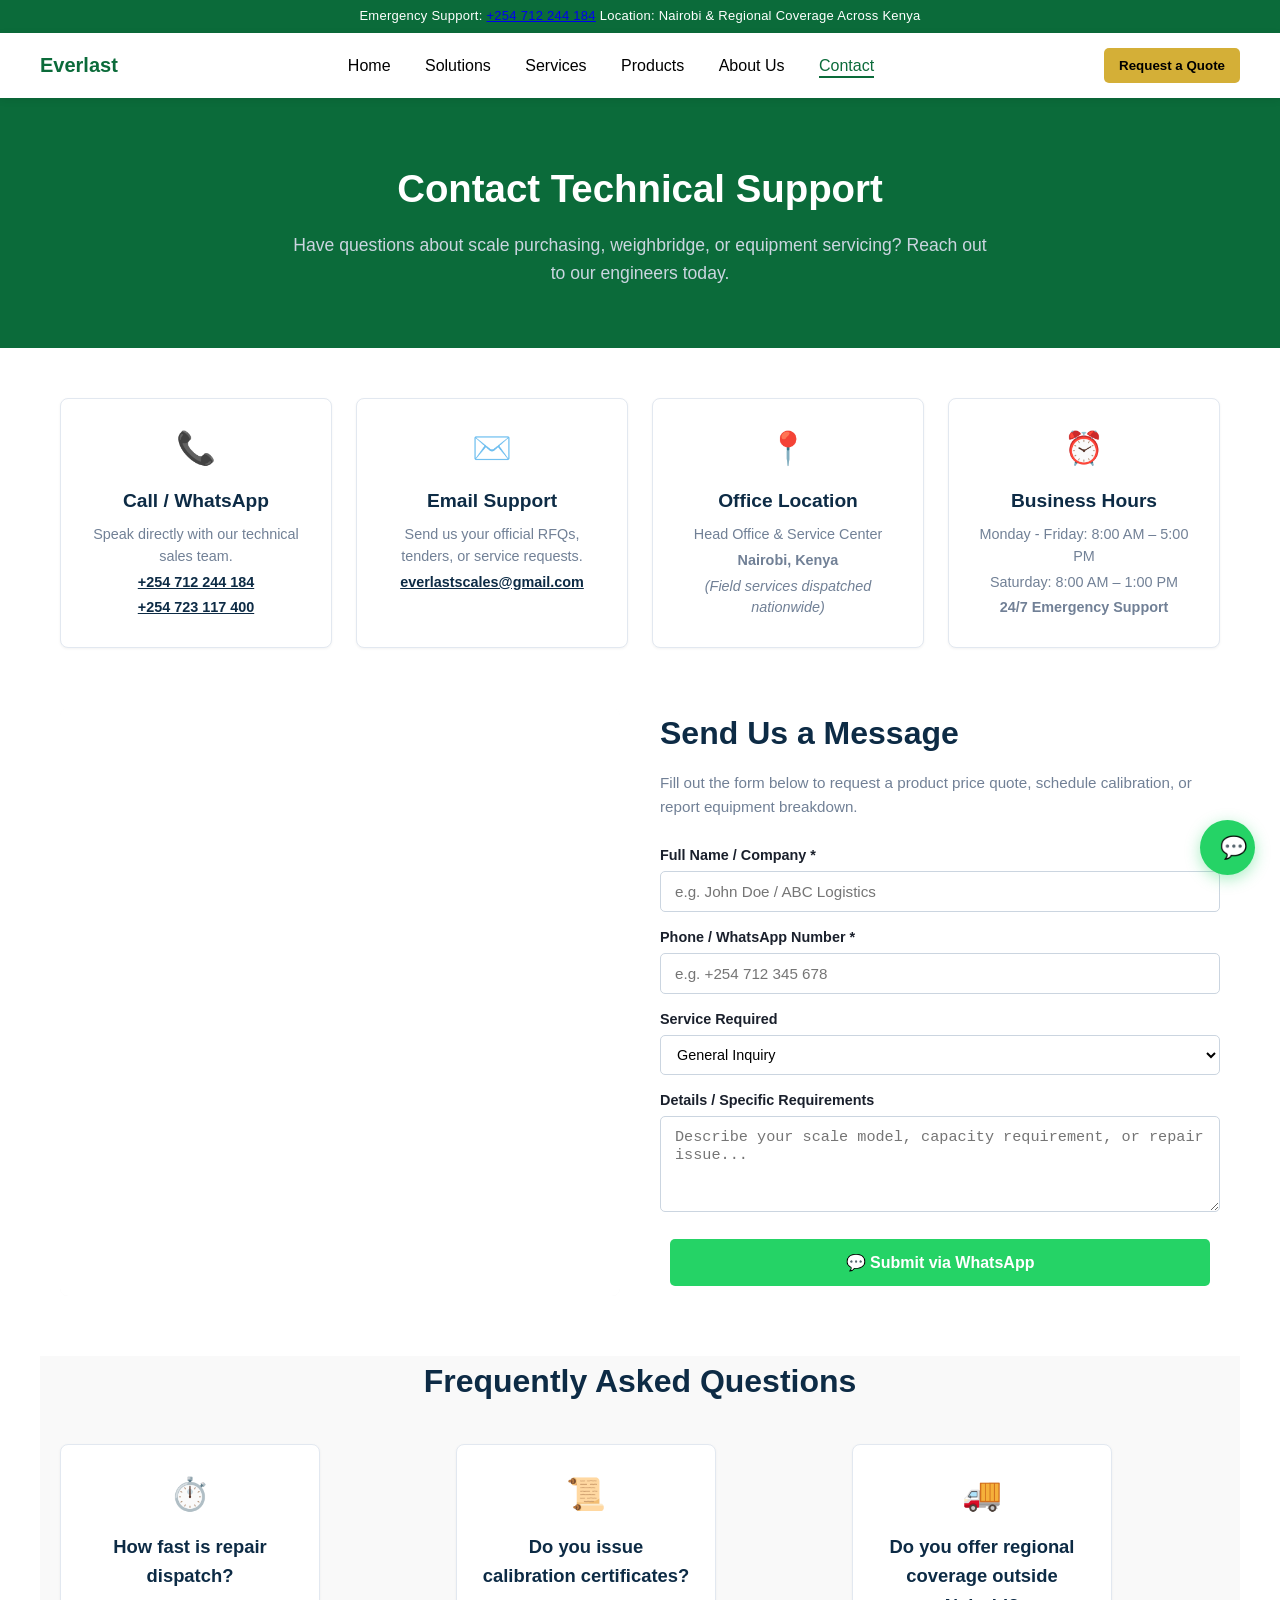
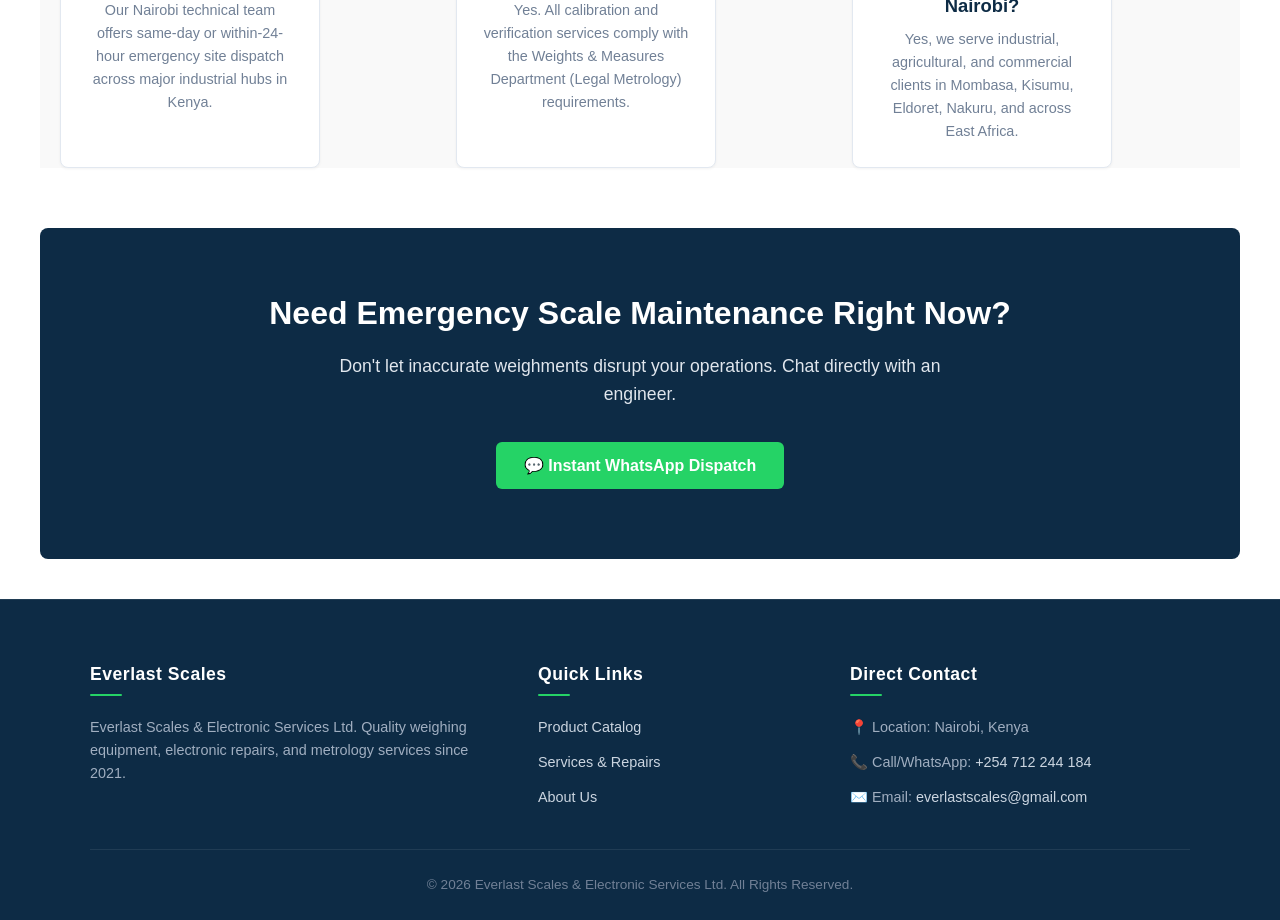
<file: contact.html>
<!DOCTYPE html>
<html lang="en">

<head>
  <meta charset="UTF-8">
  <meta name="viewport" content="width=device-width, initial-scale=1.0">
  
  <!-- SEO Meta Tags -->
  <title>Contact Us | Everlast Scales & Electronic Services Ltd</title>
  <meta name="description" content="Get in touch with Everlast Scales in Nairobi, Kenya. Contact us for scale supply, weighbridge installation, calibration, emergency repairs, and quotes.">
  <meta property="og:title" content="Contact Everlast Scales | Scale Supply & Metrology Services">
  <meta property="og:description" content="Reach our technical support team for scale repairs, weighbridges, and legal metrology calibration across Kenya.">
  <meta property="og:type" content="website">

  <link rel="stylesheet" href="style.css">
</head>

<body class="contact-page">
  
  <!-- Utility Bar -->
  <aside class="utility-bar" aria-label="Quick contact details">
      <span>Emergency Support: <a href="tel:+254712244184">+254 712 244 184</a></span>
      <span>Location: Nairobi & Regional Coverage Across Kenya</span>
  </aside>

  <!-- Header -->
  <header class="header">
     <div class="logo">Everlast</div>

      <nav class="nav" id="navMenu" aria-label="Main Navigation">
          <a href="index.html">Home</a>
          <a href="solutions.html">Solutions</a>
          <a href="services.html">Services</a>
          <a href="products.html">Products</a>
          <a href="about.html">About Us</a>
          <a href="contact.html" class="active">Contact</a>
      </nav>

      <button class="cta-btn" onclick="window.location.href='solutions.html'">Request a Quote</button>
      <button class="menu-toggle" onclick="toggleMenu()" aria-label="Toggle Navigation Menu">☰</button>
  </header>
  
  <main id="main-content">

      <!-- Page Hero -->
      <section class="page-hero">
          <h1>Contact Technical Support</h1>
          <p>Have questions about scale purchasing, weighbridge, or equipment servicing? Reach out to our engineers today.</p>
      </section>

      <!-- Contact Info Cards Grid -->
      <section class="industries">
          <div class="cards">
              <div class="card">
                  <div class="card-icon" aria-hidden="true">📞</div>
                  <h4>Call / WhatsApp</h4>
                  <p>Speak directly with our technical sales team.</p>
                  <p><strong><a href="https://wa.me/254712244184">+254 712 244 184</a></strong></p>
                  <p><strong><a href="https://wa.me/254723117400">+254 723 117 400</a></strong></p>
              </div>

              <div class="card">
                  <div class="card-icon" aria-hidden="true">✉️</div>
                  <h4>Email Support</h4>
                  <p>Send us your official RFQs, tenders, or service requests.</p>
                  <p><strong><a href="mailto:everlastscales@gmail.com">everlastscales@gmail.com</a></strong></p>
              </div>

              <div class="card">
                  <div class="card-icon" aria-hidden="true">📍</div>
                  <h4>Office Location</h4>
                  <p>Head Office & Service Center</p>
                  <p><strong>Nairobi, Kenya</strong></p>
                  <p><em>(Field services dispatched nationwide)</em></p>
              </div>

              <div class="card">
                  <div class="card-icon" aria-hidden="true">⏰</div>
                  <h4>Business Hours</h4>
                  <p>Monday - Friday: 8:00 AM – 5:00 PM</p>
                  <p>Saturday: 8:00 AM – 1:00 PM</p>
                  <p><strong>24/7 Emergency Support</strong></p>
              </div>
          </div>
      </section>

      <!-- Contact Form & Map Section (Image/Map Left, Content Right layout) -->
      <section class="philosophy">
          
          <!-- Left: Map / Location Embed -->
          <div class="left">
              <div style="width: 100%; height: 100%; min-height: 380px; border-radius: 8px; overflow: hidden;">
                  <iframe 
                      title="Everlast Scales Location Map" 
                      src="https://www.google.com/maps/embed?pb=!1m18!1m12!1m3!1d255281.1903628766!2d36.70730723820253!3d-1.2863891880854492!2m3!1f0!2f0!3f0!3m2!1i1024!2i768!4f13.1!3m3!1m2!1s0x182f1172d84d49a7%3A0xf7cf0254b297924c!2sNairobi!5e0!3m2!1sen!2ske!4v1700000000000!5m2!1sen!2ske" 
                      width="100%" 
                      height="100%" 
                      style="border:0; min-height: 380px;" 
                      allowfullscreen="" 
                      loading="lazy" 
                      referrerpolicy="no-referrer-when-downgrade">
                  </iframe>
              </div>
          </div>

          <!-- Right: Interactive Contact / Quote Request Form -->
          <div class="right">
              <h2>Send Us a Message</h2>
              <p>Fill out the form below to request a product price quote, schedule calibration, or report equipment breakdown.</p>
              
              <form class="contact-form modal-form" style="display: flex; flex-direction: column; gap: 14px; width: 100%;">
                  <div>
                      <label for="contact-name" style="font-size: 0.9rem; font-weight: 600; display: block; margin-bottom: 4px;">Full Name / Company *</label>
                      <input type="text" id="contact-name" name="name" placeholder="e.g. John Doe / ABC Logistics" required>
                  </div>

                  <div>
                      <label for="contact-phone" style="font-size: 0.9rem; font-weight: 600; display: block; margin-bottom: 4px;">Phone / WhatsApp Number *</label>
                      <input type="tel" id="contact-phone" name="phone" placeholder="e.g. +254 712 345 678" required>
                  </div>

                  <div>
                      <label for="contact-service" style="font-size: 0.9rem; font-weight: 600; display: block; margin-bottom: 4px;">Service Required</label>
                      <select id="contact-service" name="service" style="width: 100%; padding: 10px 12px; font-size: 0.9rem; border: 1px solid #cbd5e0; border-radius: 5px;">
                          <option value="General Inquiry">General Inquiry</option>
                          <option value="Weighbridge Supply & Installation">Weighbridge Supply & Installation</option>
                          <option value="Scale Calibration & Verification">Scale Calibration & Verification</option>
                          <option value="Scale Maintenance & Repair">Scale Maintenance & Repair</option>
                          <option value="Commercial Scale Purchase">Commercial Scale Purchase</option>
                      </select>
                  </div>

                  <div>
                      <label for="contact-message" style="font-size: 0.9rem; font-weight: 600; display: block; margin-bottom: 4px;">Details / Specific Requirements</label>
                      <textarea id="contact-message" name="message" rows="4" placeholder="Describe your scale model, capacity requirement, or repair issue..."></textarea>
                  </div>

                  <button type="submit" class="primary" style="margin-top: 6px;">💬 Submit via WhatsApp</button>
              </form>
          </div>
      </section>

      <!-- Frequently Asked Questions -->
      <section class="services">
          <h2>Frequently Asked Questions</h2>
          <div class="services-grid">
              <div class="service-item">
                  <div class="service-icon" aria-hidden="true">⏱️</div>
                  <h4>How fast is repair dispatch?</h4>
                  <p>Our Nairobi technical team offers same-day or within-24-hour emergency site dispatch across major industrial hubs in Kenya.</p>
              </div>

              <div class="service-item">
                  <div class="service-icon" aria-hidden="true">📜</div>
                  <h4>Do you issue calibration certificates?</h4>
                  <p>Yes. All calibration and verification services comply with the Weights & Measures Department (Legal Metrology) requirements.</p>
              </div>

              <div class="service-item">
                  <div class="service-icon" aria-hidden="true">🚚</div>
                  <h4>Do you offer regional coverage outside Nairobi?</h4>
                  <p>Yes, we serve industrial, agricultural, and commercial clients in Mombasa, Kisumu, Eldoret, Nakuru, and across East Africa.</p>
              </div>
          </div>
      </section>

      <!-- Call to Action Banner -->
      <section class="cta" id="contact">
          <h2>Need Emergency Scale Maintenance Right Now?</h2>
          <p>Don't let inaccurate weighments disrupt your operations. Chat directly with an engineer.</p>
          <button class="primary" onclick="openWhatsAppGeneral('Hello Everlast, I need emergency technical assistance with my scale.')">💬 Instant WhatsApp Dispatch</button>
      </section>

  </main>

  <!-- Footer -->
  <footer class="footer">
      <div class="footer-columns">

          <div>
              <h4>Everlast Scales</h4>
              <p>Everlast Scales & Electronic Services Ltd. Quality weighing equipment, electronic repairs, and metrology services since 2021.</p>
          </div>

          <div>
              <h4>Quick Links</h4>
              <p><a href="solutions.html">Product Catalog</a></p>
              <p><a href="services.html">Services & Repairs</a></p>
              <p><a href="about.html">About Us</a></p>
          </div>

          <div>
              <h4>Direct Contact</h4>
              <p>📍 Location: Nairobi, Kenya</p>
              <p>📞 Call/WhatsApp: <a href="https://wa.me/254712244184">+254 712 244 184</a></p>
              <p>✉️ Email: <a href="mailto:everlastscales@gmail.com">everlastscales@gmail.com</a></p>
          </div>

      </div>

      <div class="bottom-bar">
          © 2026 Everlast Scales & Electronic Services Ltd. All Rights Reserved.
      </div>
  </footer>

  <!-- Floating WhatsApp Action Button -->
  <button class="whatsapp-float" onclick="openWhatsAppGeneral()" aria-label="Chat with Everlast Scales on WhatsApp">💬</button>

  <!-- Shared Application Logic -->
  <script src="main.js"></script>
</body>

</html>
</file>
<file: style.css>
/* ==========================================================================
   1. VARIABLES & GLOBAL RESET
   ========================================================================== */
:root {
    --green: #0B6B3A;
    --dark-green: #084d2a;
    --navy: #0d2b45;
    --gold: #D4AF37;
    --whatsapp-green: #25d366;
    --whatsapp-hover: #1ebc57;
    --light: #f9f9f9;
    --text: #333333;
    --text-muted: #718096;
    --border-color: #e2e8f0;
}

* {
    margin: 0;
    padding: 0;
    box-sizing: border-box;
}

body {
    font-family: 'Segoe UI', sans-serif;
    color: var(--text);
    line-height: 1.6;
}

section {
    padding: 60px 20px;
}

hr {
    border: none;
    border-top: 1px solid #eee;
    margin: 15px 0;
}

blockquote {
    border-left: 4px solid var(--green);
    padding: 10px 20px;
    margin: 20px 0;
    font-style: italic;
    color: #555;
    background: var(--light);
    border-radius: 0 8px 8px 0;
}

/* ==========================================================================
   2. BUTTONS & UI ELEMENTS
   ========================================================================== */
button {
    padding: 10px 20px;
    background: var(--gold);
    border: none;
    cursor: pointer;
    border-radius: 5px;
    font-weight: 600;
}

.primary {
    background: var(--green);
    color: white;
    padding: 12px 20px;
    border: none;
    margin: 10px;
    border-radius: 5px;
}

.cta-btn {
    background: var(--gold);
    padding: 10px 15px;
    border: none;
    cursor: pointer;
    border-radius: 5px;
    font-weight: 600;
}

/* WhatsApp Floating Button */
.whatsapp-float {
    position: fixed;
    bottom: 25px;
    right: 25px;
    background: var(--whatsapp-green);
    color: white;
    border: none;
    width: 55px;
    height: 55px;
    border-radius: 50%;
    font-size: 22px;
    cursor: pointer;
    box-shadow: 0 4px 15px rgba(37, 211, 102, 0.4);
    z-index: 500;
    transition: transform 0.2s, box-shadow 0.2s;
}

.whatsapp-float:hover {
    transform: scale(1.1);
    box-shadow: 0 6px 20px rgba(37, 211, 102, 0.5);
}

/* ==========================================================================
   3. UTILITY & TRUST BARS
   ========================================================================== */
.utility-bar {
    background: var(--green);
    color: white;
    text-align: center;
    padding: 6px 20px;
    font-size: 13px;
    letter-spacing: 0.02em;
}

.trust-bar {
    background-color: #eef9f2;
    border-bottom: 1px solid #d1ebd9;
    display: flex;
    justify-content: center;
    gap: 40px;
    padding: 12px 5%;
    font-size: 0.9rem;
    color: #1e7e44;
    font-weight: 600;
    flex-wrap: wrap;
}

.trust-item {
    display: flex;
    align-items: center;
    gap: 6px;
}

/* ==========================================================================
   4. HEADER & NAVIGATION
   ========================================================================== */
.header {
    display: flex;
    justify-content: space-between;
    align-items: center;
    padding: 15px 40px;
    background: white;
    position: sticky;
    top: 0;
    z-index: 100;
    box-shadow: 0 2px 8px rgba(0,0,0,0.08);
}

.logo {
    font-weight: bold;
    font-size: 20px;
    color: var(--green);
}

.logo img {
    width: 100%;
    height: 40px;
    object-fit: cover;
    border-radius: 2px;
    margin-bottom: 5px;
}

.nav a {
    margin: 0 15px;
    text-decoration: none;
    color: black;
    font-weight: 500;
}

.nav a:hover,
.nav a.active {
    color: var(--green);
    border-bottom: 2px solid var(--green);
    padding-bottom: 2px;
}

.menu-toggle {
    display: none;
    font-size: 22px;
    cursor: pointer;
}

/* ==========================================================================
   5. HERO SECTIONS
   ========================================================================== */
.hero {
    position: relative;
    height: 500px;
    display: flex;
    align-items: center;
    justify-content: center;
    text-align: center;
    color: white;
    background: url('assets/hero.jpg') center/cover no-repeat;
}

.hero::before {
    content: "";
    position: absolute;
    inset: 0;
    background: rgba(0,0,0,0.5);
}

.hero-content {
    position: relative;
    z-index: 1;
    max-width: 700px;
}

.hero h1 {
    font-size: 2.5rem;
    margin-bottom: 15px;
    color: white;
}

.page-hero {
    text-align: center;
    padding: 50px 20px;
    background: var(--green);
    color: white;
}

.page-hero h1 {
    font-size: 2rem;
    margin-bottom: 10px;
}

/* ==========================================================================
   6. HOMEPAGE COMPONENTS (Pillars, Industries, Philosophy, Services, Testimonials)
   ========================================================================== */
/* Pillars */
.pillars {
    display: flex;
    justify-content: space-around;
    align-items: flex-start;
    text-align: center;
    background: var(--light);
    gap: 30px;
    padding: 50px 40px;
}

.pillars div {
    max-width: 250px;
}

.pillar-icon {
    font-size: 2rem;
    margin-bottom: 10px;
}

.pillars h3 {
    color: var(--green);
    margin-bottom: 6px;
}

/* Industries / Cards */
.industries {
    padding: 60px 40px;
    text-align: center;
}

.industries h2 {
    margin-bottom: 30px;
    font-size: 1.6rem;
}

.cards {
    display: flex;
    gap: 20px;
    justify-content: center;
}

.card {
    padding: 30px;
    background: #eee;
    border-radius: 10px;
    transition: transform 0.3s ease, box-shadow 0.3s ease;
    cursor: pointer;
}

.card:hover {
    transform: translateY(-5px);
}

.card-icon {
    font-size: 2rem;
    margin-bottom: 10px;
}

.card h4 {
    color: var(--green);
    margin-bottom: 6px;
}

.card p {
    font-size: 14px;
    color: #666;
}

/* Philosophy */
.philosophy {
    display: flex;
    align-items: center;
    gap: 30px;
}

.philosophy .left {
    width: 50%;
}

.philosophy .left img {
    width: 100%;
    max-width: 400px;
    border-radius: 10px;
    object-fit: cover;
    box-shadow: 0 10px 25px rgba(0,0,0,0.2);
}

.philosophy .right {
    flex: 1;
}

/* Services Grid */
.services {
    background: var(--light);
    padding: 60px 40px;
    text-align: center;
}

.services h2 {
    margin-bottom: 30px;
    font-size: 1.6rem;
}

.services-grid {
    display: flex;
    justify-content: center;
    gap: 30px;
    flex-wrap: wrap;
}

.service-item {
    background: white;
    border-radius: 10px;
    padding: 30px 25px;
    max-width: 260px;
    box-shadow: 0 4px 16px rgba(0,0,0,0.07);
    transition: transform 0.25s;
}

.service-item:hover {
    transform: translateY(-5px);
}

.service-icon {
    font-size: 2rem;
    margin-bottom: 12px;
}

.service-item h4 {
    color: var(--green);
    margin-bottom: 8px;
}

.service-item p {
    font-size: 14px;
    color: #666;
}

/* Testimonials */
.testimonials {
    background: var(--light);
    text-align: center;
}

.testimonial-container {
    display: flex;
    gap: 20px;
    justify-content: center;
    margin-top: 30px;
}

.testimonial {
    background: white;
    padding: 20px;
    border-radius: 10px;
    max-width: 300px;
    box-shadow: 0 5px 20px rgba(0,0,0,0.1);
}

.stars {
    color: gold;
    margin-bottom: 10px;
}

/* ==========================================================================
   7. SOLUTIONS & PRODUCTS PAGE
   ========================================================================== */
.solutions-container {
    display: flex;
    align-items: flex-start;
    padding: 0;
}

/* Sidebar Navigation */
.sidebar {
    width: 220px;
    min-width: 220px;
    padding: 20px;
    border-right: 1px solid #eee;
    position: sticky;
    top: 70px;
    align-self: flex-start;
    transition: transform 0.3s ease, left 0.3s ease;
}

.sidebar h3 {
    margin-bottom: 15px;
    color: var(--green);
    font-size: 1rem;
    text-transform: uppercase;
    letter-spacing: 0.05em;
}

.sidebar ul {
    list-style: none;
    padding: 0;
}

.sidebar ul li {
    padding: 10px 12px;
    cursor: pointer;
    border-radius: 6px;
    margin-bottom: 4px;
    font-size: 14px;
    transition: background 0.2s, color 0.2s;
}

.sidebar ul li:hover {
    background: #f0f0f0;
}

.sidebar ul li.active {
    background: var(--green);
    color: white;
    font-weight: 600;
}

.sidebar.collapsed {
    transform: translateX(-100%);
    position: absolute;
    background: white;
    height: 100%;
    z-index: 10;
    box-shadow: 2px 0 12px rgba(0,0,0,0.1);
}

.main-content {
    flex: 1;
    min-width: 0;
}

/* Search / Filter Bar */
.top-bar {
    display: flex;
    align-items: center;
    gap: 10px;
    padding: 15px 20px;
    border-bottom: 1px solid #eee;
}

.top-bar input {
    flex: 1;
    padding: 10px 15px;
    border: 1px solid #ddd;
    border-radius: 6px;
    font-size: 14px;
}

.top-bar input:focus {
    outline: none;
    border-color: var(--green);
}

.toggle-sidebar {
    background: var(--green);
    color: white;
    border: none;
    padding: 10px 14px;
    border-radius: 6px;
    cursor: pointer;
    font-size: 14px;
    display: none;
}

/* Product Cards Grid */
.product-grid {
    display: grid;
    grid-template-columns: repeat(3, 1fr);
    gap: 20px;
    padding: 20px;
}

.product {
    text-align: center;
    background: white;
    cursor: pointer;
    display: flex;
    flex-direction: column;
    justify-content: space-between;
    border: 1px solid #e0e0e0;
    border-radius: 8px;
    padding: 15px;
    overflow: hidden;
    transition: transform 0.2s ease, box-shadow 0.2s ease;
}

.product:hover {
    transform: translateY(-5px);
    box-shadow: 0 8px 24px rgba(0,0,0,0.12);
}

.product-image-wrapper {
    width: 100%;
    height: 180px;
    display: flex;
    align-items: center;
    justify-content: center;
    background-color: #f9f9f9;
    border-radius: 6px;
    margin-bottom: 12px;
    overflow: hidden;
}

.product img {
    border-radius: 8px;
    margin-bottom: 10px;
    max-width: 100%;
    max-height: 100%;
    width: auto;
    height: auto;
    object-fit: contain;
    display: block;
}

.product h4 {
    margin: 10px 0 5px;
    color: var(--green);
}

.product p {
    font-size: 14px;
    color: #555;
}

/* Modal Popup & Forms */
.modal {
    display: none;
    position: fixed;
    inset: 0;
    background: rgba(0,0,0,0.6);
    z-index: 999;
    justify-content: center;
    align-items: flex-start;
    overflow-y: auto;
    padding: 40px 20px;
}

.modal-content {
    background: white;
    width: 100%;
    max-width: 550px;
    max-height: 90vh;
    border-radius: 12px;
    padding: 25px;
    position: relative;
    margin: auto;
    overflow-y: auto;
    display: flex;
    flex-direction: column;
    box-sizing: border-box;
}

.modal-content h3 {
    margin-bottom: 10px;
    color: var(--text);
}

.modal-content input,
.modal-content textarea {
    width: 100%;
    padding: 10px 12px;
    margin: 6px 0;
    border: 1px solid #ddd;
    border-radius: 6px;
    font-size: 14px;
    font-family: inherit;
}

.modal-content input:focus,
.modal-content textarea:focus {
    outline: none;
    border-color: var(--green);
}

.modal-content textarea {
    height: 80px;
    resize: vertical;
}

.modal-content button[onclick="submitQuote()"] {
    width: 100%;
    background: var(--green);
    color: white;
    padding: 12px;
    border-radius: 8px;
    margin-top: 8px;
    font-size: 15px;
}

.close {
    position: absolute;
    top: 15px;
    right: 20px;
    font-size: 24px;
    cursor: pointer;
    color: #555;
    line-height: 1;
}

.close:hover {
    color: black;
}

.modal-image-container {
    width: 100%;
    max-height: 250px;
    display: flex;
    justify-content: center;
    align-items: center;
    overflow: hidden;
    margin-bottom: 15px;
    background-color: #f9f9f9;
    border-radius: 8px;
}

#modalImage {
    max-width: 100%;
    max-height: 250px;
    width: auto;
    height: auto;
    object-fit: contain;
    display: block;
    border-radius: 10px;
}

#modalTitle {
    font-size: 1.3rem;
    color: var(--green);
    margin-bottom: 8px;
}

.modal-specs {
    font-size: 13px;
    color: #888;
    margin-bottom: 8px;
}

#modalDescription {
    font-size: 14px;
    color: #555;
    margin-bottom: 15px;
}

#modalBtn {
    background: var(--whatsapp-green);
    color: white;
    width: 100%;
    padding: 12px;
    border-radius: 8px;
    font-size: 15px;
    border: none;
    cursor: pointer;
    margin-bottom: 20px;
}

/* ==========================================================================
   8. SERVICES SHOWCASE & MEDIA FEATURES
   ========================================================================== */
.service-showcase {
    padding: 60px 20px;
    max-width: 1200px;
    margin: 0 auto;
}

.section-tag {
    display: inline-block;
    background-color: rgba(37, 211, 102, 0.15);
    color: var(--navy);
    font-weight: 700;
    font-size: 0.85rem;
    padding: 6px 16px;
    border-radius: 20px;
    text-transform: uppercase;
    letter-spacing: 1px;
    margin-bottom: 12px;
}

.feature-block {
    background: #ffffff;
    border-radius: 16px;
    box-shadow: 0 10px 30px rgba(0, 0, 0, 0.08);
    border: 1px solid var(--border-color);
    overflow: hidden;
    margin-bottom: 60px;
}

.media-container {
    position: relative;
    width: 100%;
    height: 480px;
    overflow: hidden;
    background-color: var(--navy);
}

.media-container img {
    width: 100%;
    height: 100%;
    object-fit: cover;
    transform: scale(1.05);
    transition: transform 0.8s cubic-bezier(0.25, 1, 0.5, 1) !important;
    will-change: transform;
}

.media-container.in-view img {
    transform: scale(1.2) !important;
}

.explanation-content {
    padding: 40px;
}

.explanation-content h2 {
    color: var(--navy);
    font-size: 2.2rem;
    margin-bottom: 16px;
    line-height: 1.2;
}

.explanation-content .lead-text {
    font-size: 1.1rem;
    color: #4a5568;
    line-height: 1.7;
    margin-bottom: 24px;
}

.capabilities-list {
    display: grid;
    grid-template-columns: repeat(auto-fit, minmax(260px, 1fr));
    gap: 20px;
    margin-top: 24px;
}

.cap-item {
    background: #f8fafc;
    padding: 20px;
    border-radius: 8px;
    border-left: 3px solid var(--navy);
}

.cap-item h4 {
    color: var(--navy);
    margin-bottom: 8px;
    font-size: 1rem;
}

.cap-item p {
    font-size: 0.9rem;
    color: var(--text-muted);
    line-height: 1.5;
    margin: 0;
}

/* ==========================================================================
   9. WEIGHBRIDGE HERO CAROUSEL
   ========================================================================== */
.carousel-container {
    position: relative;
    width: 100%;
    height: 480px;
    border-radius: 16px;
    overflow: hidden !important;
    box-shadow: 0 12px 32px rgba(13, 43, 69, 0.18);
    background-color: var(--navy);
}

.carousel-track {
    display: flex !important;
    width: 100%;
    height: 100%;
    transition: transform 0.6s cubic-bezier(0.25, 1, 0.5, 1) !important;
    will-change: transform;
}

.carousel-slide {
    min-width: 100% !important;
    width: 100% !important;
    height: 100% !important;
    object-fit: cover;
    flex-shrink: 0;
    border-radius: 16px;
}

/* Navigation Buttons */
.carousel-btn {
    position: absolute;
    top: 50%;
    transform: translateY(-50%) scale(1);
    width: 48px;
    height: 48px;
    background: rgba(13, 43, 69, 0.55);
    backdrop-filter: blur(8px);
    -webkit-backdrop-filter: blur(8px);
    color: #ffffff;
    border: 1px solid rgba(255, 255, 255, 0.2);
    border-radius: 50%;
    font-size: 1.25rem;
    display: flex;
    align-items: center;
    justify-content: center;
    cursor: pointer;
    z-index: 20;
    transition: all 0.3s ease;
    box-shadow: 0 4px 12px rgba(0, 0, 0, 0.2);
}

.carousel-btn:hover {
    background: var(--navy);
    border-color: var(--whatsapp-green);
    color: var(--whatsapp-green);
    transform: translateY(-50%) scale(1.1);
}

.carousel-btn:active {
    transform: translateY(-50%) scale(0.95);
}

.btn-prev { left: 20px; }
.btn-next { right: 20px; }

/* Dot Indicators */
.carousel-dots {
    position: absolute;
    bottom: 20px;
    right: 24px;
    display: flex;
    align-items: center;
    gap: 8px;
    padding: 8px 14px;
    background: rgba(13, 43, 69, 0.6);
    backdrop-filter: blur(8px);
    -webkit-backdrop-filter: blur(8px);
    border-radius: 30px;
    border: 1px solid rgba(255, 255, 255, 0.15);
    z-index: 20;
}

.carousel-dots .dot {
    width: 10px;
    height: 10px;
    border-radius: 50%;
    background: rgba(255, 255, 255, 0.4);
    cursor: pointer;
    transition: all 0.3s cubic-bezier(0.4, 0, 0.2, 1);
}

.carousel-dots .dot:hover {
    background: rgba(255, 255, 255, 0.8);
}

.carousel-dots .dot.active {
    width: 28px;
    border-radius: 12px;
    background: var(--whatsapp-green);
    box-shadow: 0 0 10px rgba(37, 211, 102, 0.6);
}

/* Carousel Overlay Badge */
.media-overlay-badge {
    position: absolute;
    bottom: 20px;
    left: 20px;
    background: rgba(13, 43, 69, 0.85);
    backdrop-filter: blur(8px);
    -webkit-backdrop-filter: blur(8px);
    padding: 16px 20px;
    border-radius: 12px;
    border-left: 4px solid var(--whatsapp-green);
    color: #ffffff;
    max-width: 420px;
    z-index: 15;
    box-shadow: 0 8px 20px rgba(0, 0, 0, 0.2);
}

.media-overlay-badge h3 {
    margin: 0 0 4px 0;
    font-size: 1.1rem;
    font-weight: 700;
    color: #ffffff;
}

.media-overlay-badge p {
    margin: 0;
    font-size: 0.88rem;
    color: #e2e8f0;
}

/* ==========================================================================
   10. CONTACT PAGE SPECIFIC STYLES
   ========================================================================== */
.contact-page .page-hero {
    color: #ffffff;
    text-align: center;
    padding: 60px 20px;
}

.contact-page .page-hero h1 {
    font-size: 2.4rem;
    font-weight: 700;
    margin-bottom: 12px;
}

.contact-page .page-hero p {
    font-size: 1.1rem;
    max-width: 700px;
    margin: 0 auto;
    color: #cbd5e0;
}

.contact-page .industries {
    max-width: 1200px;
    margin: 50px auto;
    padding: 0 20px;
}

.contact-page .cards {
    display: grid;
    grid-template-columns: repeat(auto-fit, minmax(240px, 1fr));
    gap: 24px;
}

.contact-page .cards .card {
    background: #ffffff;
    border: 1px solid var(--border-color);
    border-radius: 8px;
    padding: 24px;
    box-shadow: 0 1px 3px rgba(0, 0, 0, 0.05);
    display: flex;
    flex-direction: column;
}

.contact-page .cards .card:hover {
    transform: translateY(-4px);
    box-shadow: 0 4px 12px rgba(0, 0, 0, 0.08);
}

.contact-page .card-icon {
    font-size: 2rem;
    margin-bottom: 12px;
}

.contact-page .cards .card h4 {
    font-size: 1.2rem;
    color: var(--navy);
    margin-bottom: 8px;
}

.contact-page .cards .card p {
    font-size: 0.9rem;
    color: var(--text-muted);
    line-height: 1.5;
    margin-bottom: 4px;
}

.contact-page .cards .card a {
    color: var(--navy);
    transition: color 0.2s ease;
}

.contact-page .cards .card a:hover {
    color: var(--whatsapp-green);
}

/* Contact Page Split Layout */
.contact-page .philosophy {
    max-width: 1200px;
    margin: 60px auto;
    padding: 0 20px;
    display: grid;
    grid-template-columns: 1fr 1fr;
    gap: 40px;
    align-items: flex-start;
}

.contact-page .philosophy .left {
    width: 100%;
    height: 100%;
}

.contact-page .philosophy .left iframe {
    width: 100%;
    height: 100%;
    min-height: 420px;
    border-radius: 8px;
    box-shadow: 0 4px 12px rgba(0, 0, 0, 0.08);
}

.contact-page .philosophy .right h2 {
    font-size: 2rem;
    color: var(--navy);
    margin-bottom: 12px;
}

.contact-page .philosophy .right p {
    font-size: 0.95rem;
    color: var(--text-muted);
    margin-bottom: 24px;
}

/* Contact Form */
.contact-page .contact-form {
    display: flex;
    flex-direction: column;
    gap: 16px;
    width: 100%;
}

.contact-page .contact-form label {
    font-size: 0.9rem;
    font-weight: 600;
    color: #1a202c;
    display: block;
    margin-bottom: 6px;
}

.contact-page .contact-form input,
.contact-page .contact-form select,
.contact-page .contact-form textarea {
    width: 100%;
    padding: 11px 14px;
    font-size: 0.95rem;
    border: 1px solid #cbd5e0;
    border-radius: 5px;
    outline: none;
    background-color: #ffffff;
    transition: border-color 0.2s ease, box-shadow 0.2s ease;
}

.contact-page .contact-form input:focus,
.contact-page .contact-form select:focus,
.contact-page .contact-form textarea:focus {
    border-color: var(--navy);
    box-shadow: 0 0 0 3px rgba(13, 43, 69, 0.1);
}

.contact-page .contact-form button[type="submit"] {
    background-color: var(--whatsapp-green);
    color: #ffffff;
    padding: 14px 20px;
    font-size: 1rem;
    font-weight: 600;
    border: none;
    border-radius: 5px;
    cursor: pointer;
    margin-top: 8px;
    transition: background-color 0.2s ease, transform 0.2s ease;
}

.contact-page .contact-form button[type="submit"]:hover {
    background-color: var(--whatsapp-hover);
    transform: translateY(-2px);
}

/* Contact FAQ Section */
.contact-page .services {
    max-width: 1200px;
    margin: 60px auto;
    padding: 0 20px;
}

.contact-page .services h2 {
    text-align: center;
    font-size: 2rem;
    color: var(--navy);
    margin-bottom: 36px;
}

.contact-page .services-grid {
    display: grid;
    grid-template-columns: repeat(auto-fit, minmax(280px, 1fr));
    gap: 28px;
}

.contact-page .service-item {
    background: #ffffff;
    border: 1px solid var(--border-color);
    border-radius: 8px;
    padding: 24px;
    box-shadow: 0 1px 3px rgba(0, 0, 0, 0.05);
}

.contact-page .service-icon {
    font-size: 2rem;
    margin-bottom: 12px;
}

.contact-page .service-item h4 {
    font-size: 1.15rem;
    color: var(--navy);
    margin-bottom: 8px;
}

.contact-page .service-item p {
    font-size: 0.9rem;
    color: var(--text-muted);
    line-height: 1.6;
}

/* ==========================================================================
   11. CALL TO ACTION (CTA) BANNERS
   ========================================================================== */
.cta, 
.cta-section {
    display: flex;
    flex-direction: column;
    align-items: center;
    justify-content: center;
    text-align: center;
    padding: 60px 20px;
    background-color: var(--navy);
    color: #ffffff;
    border-radius: 8px;
    margin: 40px auto;
    max-width: 1200px;
}

.cta h2, 
.cta-section h2 {
    font-size: 2rem;
    margin-bottom: 12px;
    color: #ffffff;
}

.cta p, 
.cta-section p {
    font-size: 1.1rem;
    max-width: 650px;
    margin: 0 auto 24px auto;
    color: #e0e6ed;
    line-height: 1.6;
}

.cta button, 
.cta-section button {
    display: inline-block;
    padding: 14px 28px;
    font-size: 1rem;
    font-weight: 600;
    color: #ffffff;
    background-color: var(--whatsapp-green);
    border: none;
    border-radius: 6px;
    cursor: pointer;
    transition: background-color 0.3s ease, transform 0.2s ease;
}

.cta button:hover, 
.cta-section button:hover {
    background-color: var(--whatsapp-hover);
    transform: translateY(-2px);
}

/* ==========================================================================
   12. FOOTER
   ========================================================================== */
.footer {
    background-color: var(--navy);
    color: #a0aec0;
    padding: 60px 20px 24px 20px;
    border-top: 1px solid rgba(255, 255, 255, 0.08);
}

.footer-columns {
    max-width: 1100px;
    margin: 0 auto 40px auto;
    display: grid;
    grid-template-columns: 1.2fr 0.8fr 1fr;
    gap: 40px;
    align-items: start;
}

.footer-columns > div {
    display: flex;
    flex-direction: column;
}

.footer-columns h4 {
    color: #ffffff;
    font-size: 1.1rem;
    font-weight: 700;
    margin-bottom: 20px;
    letter-spacing: 0.5px;
    position: relative;
    padding-bottom: 8px;
}

.footer-columns h4::after {
    content: '';
    position: absolute;
    bottom: 0;
    left: 0;
    width: 32px;
    height: 2px;
    background-color: var(--whatsapp-green);
    border-radius: 2px;
}

.footer-columns p {
    font-size: 0.9rem;
    line-height: 1.6;
    margin-bottom: 12px;
    color: #a0aec0;
}

.footer-columns p:last-child {
    margin-bottom: 0;
}

.footer-columns a {
    color: #cbd5e0;
    text-decoration: none;
    transition: color 0.2s ease, padding-left 0.2s ease;
    display: inline-block;
}

.footer-columns a:hover {
    color: var(--whatsapp-green);
    padding-left: 4px;
}

.bottom-bar {
    max-width: 1100px;
    margin: 0 auto;
    padding-top: 24px;
    border-top: 1px solid rgba(255, 255, 255, 0.08);
    text-align: center;
    font-size: 0.85rem;
    color: #718096;
}

/* ==========================================================================
   13. RESPONSIVE MEDIA QUERIES (TABLET & MOBILE)
   ========================================================================== */
@media (max-width: 850px) {
    .footer-columns {
        grid-template-columns: 1fr 1fr;
        gap: 32px;
    }

    .contact-page .philosophy {
        grid-template-columns: 1fr;
        gap: 30px;
    }

    .contact-page .philosophy .left iframe {
        min-height: 320px;
    }
}

@media (max-width: 768px) {
    /* Layout & Navigation */
    .utility-bar {
        flex-direction: column;
        gap: 5px;
        text-align: center;
        background-color: #1a252f;
        color: #ecf0f1;
        padding: 8px 5%;
        font-size: 0.85rem;
        display: flex;
        justify-content: space-between;
        align-items: center;
    }

    .menu-toggle {
        display: block;
    }

    .cta-btn {
        display: none;
    }

    .nav {
        display: none;
        flex-direction: column;
        position: absolute;
        top: 100%;
        left: 0;
        width: 100%;
        background-color: #ffffff;
        padding: 15px 0;
        box-shadow: 0 8px 15px rgba(0, 0, 0, 0.1);
        border-top: 1px solid #eeeeee;
        z-index: 200;
    }

    .nav a {
        padding: 12px 25px;
        width: 100%;
        box-sizing: border-box;
    }

    .trust-bar {
        flex-direction: column;
        align-items: center;
        gap: 8px;
        text-align: center;
    }

    /* Sidebar Drawer Mobile Overlay */
    .sidebar {
        display: none;
        position: fixed;
        top: 0;
        left: -270px;
        width: 250px;
        height: 100vh;
        background-color: #ffffff;
        z-index: 800;
        box-shadow: 4px 0 15px rgba(0, 0, 0, 0.15);
        padding: 20px;
        overflow-y: auto;
    }

    .sidebar.open {
        left: 0;
    }

    .sidebar.collapsed {
        display: none;
    }

    .sidebar:not(.collapsed) {
        display: block;
    }

    .toggle-sidebar {
        display: block;
    }

    /* Grids & Flex Structural Collapses */
    .product-grid {
        grid-template-columns: repeat(2, 1fr);
    }

    .solutions-container {
        flex-direction: column;
    }

    .pillars,
    .cards,
    .testimonial-container,
    .philosophy {
        flex-direction: column;
        text-align: center;
        align-items: center;
    }

    .philosophy .left {
        width: 100%;
    }

    .services-grid {
        flex-direction: column;
        align-items: center;
    }

    .service-item {
        max-width: 100%;
        width: 100%;
    }

    .pillars,
    .industries,
    .services {
        padding: 40px 20px;
    }

    /* Showcase & Carousel Responsive */
    .media-container {
        height: 300px;
    }

    .explanation-content {
        padding: 24px;
    }

    .explanation-content h2 {
        font-size: 1.6rem;
    }

    .carousel-container {
        height: 340px;
        border-radius: 12px;
    }

    .carousel-slide {
        border-radius: 12px;
    }

    .media-overlay-badge {
        left: 12px;
        bottom: 60px;
        right: 12px;
        max-width: none;
        padding: 12px 14px;
    }

    .carousel-btn {
        width: 38px;
        height: 38px;
        font-size: 1rem;
    }

    .btn-prev { left: 10px; }
    .btn-next { right: 10px; }

    .carousel-dots {
        bottom: 12px;
        right: 50%;
        transform: translateX(50%);
    }
}

@media (max-width: 550px) {
    .footer-columns {
        grid-template-columns: 1fr;
        gap: 28px;
        text-align: left;
    }
}

@media (max-width: 480px) {
    .contact-page .page-hero h1 {
        font-size: 1.8rem;
    }

    .contact-page .cards,
    .contact-page .services-grid {
        grid-template-columns: 1fr;
    }
}
</file>
